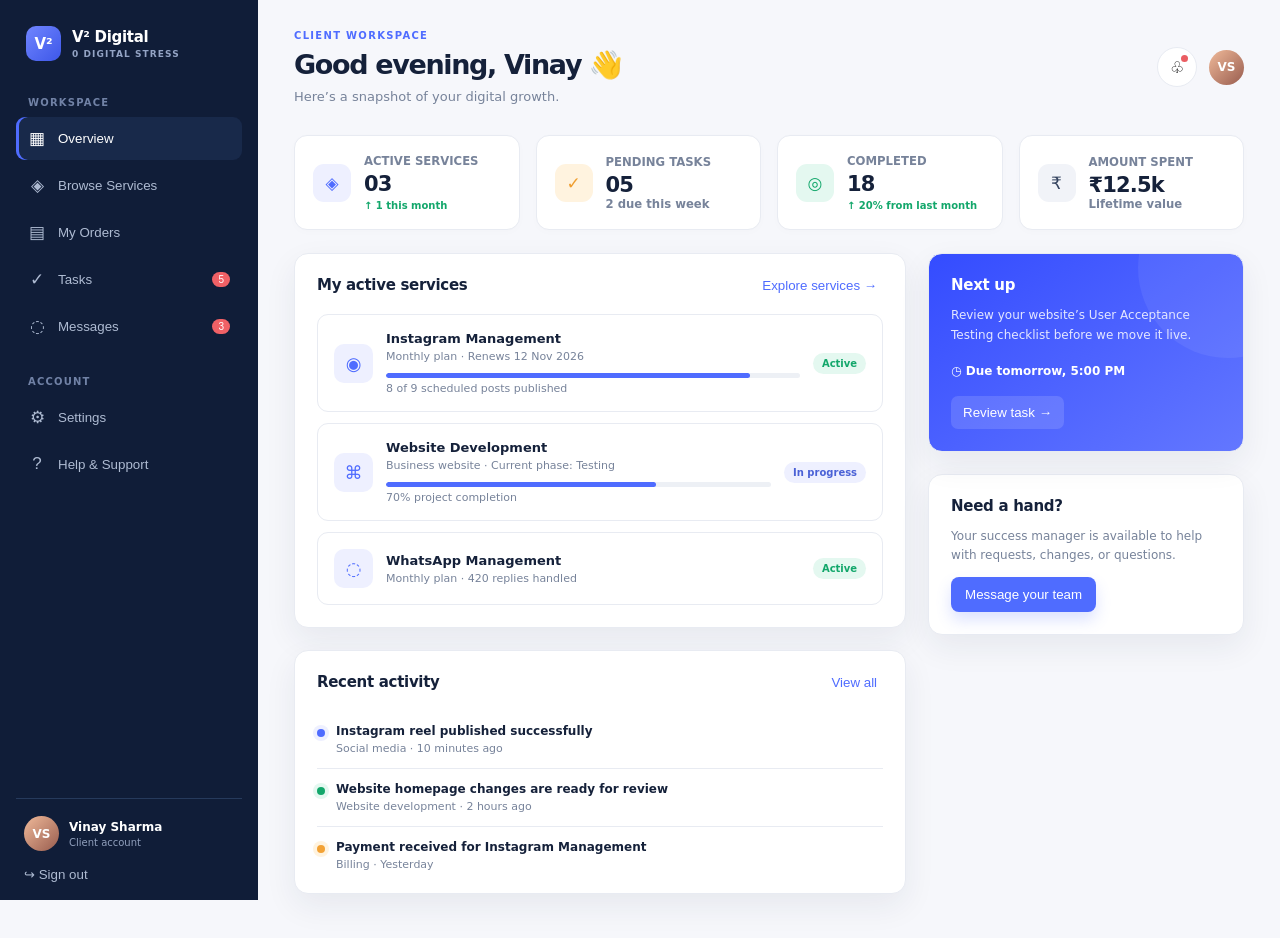
<file: Public/dashboard.html>
<!DOCTYPE html>
<html lang="en">
<head>
  <meta charset="UTF-8" />
  <meta name="viewport" content="width=device-width, initial-scale=1.0" />
  <title>V² Digital — Client Dashboard</title>
  <link rel="stylesheet" href="dashboard.css" />
</head>
<body>
  <div class="shell"><aside class="sidebar" id="sidebar"><div class="logo"><div class="logo-mark">V²</div><div><b>V² Digital</b><span>0 DIGITAL STRESS</span></div></div><div class="nav-label">WORKSPACE</div><nav class="nav" id="nav"><button class="active" data-view="dashboard"><span class="icon">▦</span>Overview</button><button data-view="services"><span class="icon">◈</span>Browse Services</button><button data-view="orders"><span class="icon">▤</span>My Orders</button><button data-view="tasks"><span class="icon">✓</span>Tasks <span class="count">5</span></button><button data-view="messages"><span class="icon">◌</span>Messages <span class="count">3</span></button></nav><div class="nav-label" style="margin-top:28px">ACCOUNT</div><nav class="nav"><button onclick="notify('Settings will be available soon.')"><span class="icon">⚙</span>Settings</button><button onclick="notify('Our support team has been notified.')"><span class="icon">?</span>Help & Support</button></nav><div class="sidebar-bottom"><div class="person"><div class="avatar">VS</div><div><b>Vinay Sharma</b><span>Client account</span></div></div><button class="signout" onclick="notify('You have been signed out safely.')">↪ Sign out</button></div></aside><main class="main"><header class="topbar"><div><button class="round-btn mobile-menu" onclick="document.getElementById('sidebar').classList.toggle('open')">☰</button><div class="eyebrow" id="eyebrow">Client workspace</div><h1 id="page-title">Good evening, Vinay 👋</h1><p id="page-subtitle">Here’s a snapshot of your digital growth.</p></div><div class="top-actions"><button class="round-btn" onclick="notify('You have 3 unread notifications.')">♧<i></i></button><div class="avatar">VS</div></div></header>
      <section class="view active" id="view-dashboard"><div class="stats"><article class="stat"><div class="stat-icon" style="background:#eef0ff;color:#4f6cff">◈</div><div><small>ACTIVE SERVICES</small><strong>03</strong><small class="positive">↑ 1 this month</small></div></article><article class="stat"><div class="stat-icon" style="background:#fff3df;color:#ef9d2e">✓</div><div><small>PENDING TASKS</small><strong>05</strong><small>2 due this week</small></div></article><article class="stat"><div class="stat-icon" style="background:#e4f8f0;color:#13a76b">◎</div><div><small>COMPLETED</small><strong>18</strong><small class="positive">↑ 20% from last month</small></div></article><article class="stat"><div class="stat-icon" style="background:#f1f3f8;color:#34435f">₹</div><div><small>AMOUNT SPENT</small><strong>₹12.5k</strong><small>Lifetime value</small></div></article></div><div class="grid"><div><article class="card"><div class="card-heading"><h2>My active services</h2><button class="text-btn" onclick="showView('services')">Explore services →</button></div><div class="service-row"><div class="service-logo">◉</div><div class="service-info"><b>Instagram Management</b><span>Monthly plan · Renews 12 Nov 2026</span><div class="progress"><i style="width:88%"></i></div><span>8 of 9 scheduled posts published</span></div><span class="pill green">Active</span></div><div class="service-row"><div class="service-logo">⌘</div><div class="service-info"><b>Website Development</b><span>Business website · Current phase: Testing</span><div class="progress"><i style="width:70%"></i></div><span>70% project completion</span></div><span class="pill blue">In progress</span></div><div class="service-row"><div class="service-logo">◌</div><div class="service-info"><b>WhatsApp Management</b><span>Monthly plan · 420 replies handled</span></div><span class="pill green">Active</span></div></article><article class="card" style="margin-top:22px"><div class="card-heading"><h2>Recent activity</h2><button class="text-btn" onclick="showView('orders')">View all</button></div><div class="activity"><i class="activity-dot"></i><div><b>Instagram reel published successfully</b><span>Social media · 10 minutes ago</span></div></div><div class="activity"><i class="activity-dot" style="background:#13a76b;box-shadow:0 0 0 4px #e4f8f0"></i><div><b>Website homepage changes are ready for review</b><span>Website development · 2 hours ago</span></div></div><div class="activity"><i class="activity-dot" style="background:#f3a235;box-shadow:0 0 0 4px #fff3df"></i><div><b>Payment received for Instagram Management</b><span>Billing · Yesterday</span></div></div></article></div><aside><article class="card next-task"><h2>Next up</h2><p>Review your website’s User Acceptance Testing checklist before we move it live.</p><div class="date">◷ Due tomorrow, 5:00 PM</div><button class="text-btn" onclick="showView('tasks')">Review task →</button></article><article class="card help"><h2>Need a hand?</h2><p>Your success manager is available to help with requests, changes, or questions.</p><button class="primary" onclick="showView('messages')">Message your team</button></article></aside></div></section>
      <section class="view" id="view-services"><div class="toolbar"><label class="search">⌕ <input id="service-search" placeholder="Search services, solutions, or outcomes..." oninput="filterServices()"></label><button class="primary" onclick="notify('Tell us what you need and we will prepare a proposal.')">Request a custom service</button></div><div class="filters" id="filters"><button class="filter active" data-filter="all">All services</button><button class="filter" data-filter="growth">Growth</button><button class="filter" data-filter="website">Web & Technology</button><button class="filter" data-filter="support">Support</button></div><div class="catalog" id="catalog"></div></section><section class="view" id="view-orders"><article class="table-card"><div class="table-head"><div><h2>Order history</h2><p style="color:var(--muted);font-size:11px;margin:5px 0 0">Keep track of every project and subscription.</p></div><button class="primary" onclick="showView('services')">Browse services</button></div><table><thead><tr><th>Order</th><th>Service</th><th>Date</th><th>Status</th><th>Progress</th><th>Amount</th><th></th></tr></thead><tbody id="orders-body"></tbody></table></article></section><section class="view" id="view-tasks"><article class="card"><div class="card-heading"><div><h2>Tasks to keep things moving</h2><p style="margin:5px 0 0;color:var(--muted);font-size:11px">Complete requests and reviews to keep your projects on schedule.</p></div><button class="text-btn" onclick="notify('Task list refreshed.')">Refresh</button></div><div class="task-list" id="task-list"></div></article></section><section class="view" id="view-messages"><div class="message-layout"><aside class="conversations"><div class="eyebrow">Conversations</div><div class="conversation active"><div class="mini-avatar">VT</div><div><b>V² Project Team</b><span>Website review is ready</span></div></div><div class="conversation"><div class="mini-avatar">SM</div><div><b>Social Media Team</b><span>Your reel is live!</span></div></div></aside><div class="chat"><div class="chat-head">V² Project Team <span class="pill green" style="float:right">Online</span></div><div class="chat-body" id="chat-body"><div class="bubble">Hi Vinay! Your website homepage updates are ready for your review.</div><div class="bubble you">That’s great. I’ll review the checklist today.</div><div class="bubble">Perfect — let us know if you’d like anything refined before launch.</div></div><div class="chat-compose"><input id="message-input" placeholder="Write a message..." onkeydown="if(event.key==='Enter')sendMessage()"><button class="primary" onclick="sendMessage()">Send</button></div></div></div></section></main></div><div class="modal" id="modal"><div class="modal-box"><button class="modal-close" onclick="closeModal()">×</button><h2 id="modal-title">Order details</h2><p id="modal-text">Your team is working on this service.</p><div class="order-summary" id="modal-summary"></div><button class="primary" onclick="closeModal()">Done</button></div></div><div class="notice" id="notice"></div>
  <script>
    const products=[{name:'Instagram Management',price:'₹2,999',type:'growth',icon:'◉',desc:'Strategic content, reels, captions and scheduling for a consistent social presence.',delivery:'Monthly plan'},{name:'Website Development',price:'₹4,999',type:'website',icon:'⌘',desc:'A responsive, high-converting website tailored to your business and customers.',delivery:'Project based'},{name:'WhatsApp Management',price:'₹1,999',type:'support',icon:'◌',desc:'Faster customer replies, organised conversations and business communication.',delivery:'Monthly plan'},{name:'YouTube Shorts',price:'₹3,999',type:'growth',icon:'▷',desc:'Short-form content editing designed to earn attention and grow organic reach.',delivery:'Monthly plan'},{name:'Digital Automation',price:'Custom',type:'website',icon:'⚡',desc:'Cut repetitive work with tailored workflows and practical digital tools.',delivery:'Custom scope'},{name:'Job Search Matching',price:'₹2,999',type:'support',icon:'◫',desc:'Targeted job discovery and role matching based on your skills and goals.',delivery:'Monthly plan'}];
    const orders=[['V2-ORD-109','Instagram Management','12 Oct 2026','In progress','blue',65,'₹8,499'],['V2-ORD-108','Website Development','10 Oct 2026','Waiting on you','orange',70,'₹4,999'],['V2-ORD-107','WhatsApp Management','03 Oct 2026','Active','green',100,'₹1,999'],['V2-ORD-106','Instagram Management','12 Sep 2026','Completed','green',100,'₹2,999']];const tasks=[['Review website testing checklist','Website Development · Due tomorrow',false,'High'],['Send brand photos for November reels','Instagram Management · Due 04 Nov',false,'Medium'],['Approve 3 scheduled post captions','Instagram Management · Due 05 Nov',false,'Medium'],['Share WhatsApp frequently asked questions','WhatsApp Management · Due 08 Nov',false,'Low'],['Confirm homepage final copy','Website Development · Completed',true,'Done']];const labels={dashboard:['Client workspace','Good evening, Vinay 👋','Here’s a snapshot of your digital growth.'],services:['Service marketplace','Find your next growth lever','Hand-picked digital services built around your goals.'],orders:['Your work','Orders & subscriptions','Track current projects and look back at completed work.'],tasks:['Action centre','Tasks & approvals','A few quick actions will keep every project moving.'],messages:['Support desk','Messages','Your dedicated team is one message away.']};
    function renderProducts(){const term=document.getElementById('service-search')?.value.toLowerCase()||'';const active=document.querySelector('.filter.active')?.dataset.filter||'all';document.getElementById('catalog').innerHTML=products.filter(p=>(active==='all'||p.type===active)&&(`${p.name} ${p.desc}`.toLowerCase().includes(term))).map(p=>`<article class="product"><div class="product-top"><div class="product-icon">${p.icon}</div><div style="text-align:right"><small>STARTING AT</small><strong>${p.price}</strong></div></div><h3>${p.name}</h3><p>${p.desc}</p><footer><span>${p.delivery}</span><button class="text-btn" onclick="openService('${p.name}')">Details →</button></footer></article>`).join('')||'<p style="color:var(--muted)">No services match your search.</p>'}function renderOrders(){document.getElementById('orders-body').innerHTML=orders.map((o,i)=>`<tr><td class="order-id">${o[0]}</td><td class="order-service">${o[1]}</td><td>${o[2]}</td><td><span class="pill ${o[4]}">${o[3]}</span></td><td><div class="progress table-progress"><i style="width:${o[5]}%"></i></div><small style="color:var(--muted)">${o[5]}%</small></td><td><b>${o[6]}</b></td><td><button class="view-btn" onclick="openOrder(${i})">View</button></td></tr>`).join('')}function renderTasks(){document.getElementById('task-list').innerHTML=tasks.map((t,i)=>`<div class="task ${t[2]?'done':''}"><button class="check ${t[2]?'done':''}" aria-label="Toggle task" onclick="toggleTask(${i})"></button><div class="task-info"><b>${t[0]}</b><span>${t[1]}</span></div><span class="priority">${t[3]}</span></div>`).join('')}
    function showView(view){document.querySelectorAll('.view').forEach(x=>x.classList.remove('active'));document.getElementById('view-'+view).classList.add('active');document.querySelectorAll('#nav button').forEach(b=>b.classList.toggle('active',b.dataset.view===view));const l=labels[view];document.getElementById('eyebrow').textContent=l[0];document.getElementById('page-title').textContent=l[1];document.getElementById('page-subtitle').textContent=l[2];document.getElementById('sidebar').classList.remove('open');window.scrollTo({top:0,behavior:'smooth'})}function filterServices(){renderProducts()}document.getElementById('filters').addEventListener('click',e=>{if(!e.target.matches('.filter'))return;document.querySelectorAll('.filter').forEach(b=>b.classList.remove('active'));e.target.classList.add('active');renderProducts()});document.getElementById('nav').addEventListener('click',e=>{const b=e.target.closest('[data-view]');if(b)showView(b.dataset.view)});function toggleTask(i){tasks[i][2]=!tasks[i][2];renderTasks();notify(tasks[i][2]?'Task marked complete. Great work!':'Task marked as open.')}function openOrder(i){let o=orders[i];document.getElementById('modal-title').textContent=o[1];document.getElementById('modal-text').textContent=`${o[3]} — your V² team will keep you posted as work progresses.`;document.getElementById('modal-summary').innerHTML=`<div><span>Order number</span><b>${o[0]}</b></div><div><span>Placed on</span><b>${o[2]}</b></div><div><span>Progress</span><b>${o[5]}%</b></div><div><span>Total</span><b>${o[6]}</b></div>`;document.getElementById('modal').classList.add('open')}function openService(name){document.getElementById('modal-title').textContent=name;document.getElementById('modal-text').textContent='Interested in this service? Send your requirements and our team will prepare a tailored next step.';document.getElementById('modal-summary').innerHTML='<div><span>Response time</span><b>Within 1 business day</b></div><div><span>Consultation</span><b>Included</b></div>';document.getElementById('modal').classList.add('open')}function closeModal(){document.getElementById('modal').classList.remove('open')}function notify(text){const n=document.getElementById('notice');n.textContent=text;n.classList.add('show');clearTimeout(window.noticeTimer);window.noticeTimer=setTimeout(()=>n.classList.remove('show'),2600)}function sendMessage(){const i=document.getElementById('message-input'),v=i.value.trim();if(!v)return;document.getElementById('chat-body').insertAdjacentHTML('beforeend','<div class="bubble you"></div>');document.querySelector('#chat-body .bubble.you:last-child').textContent=v;i.value='';setTimeout(()=>{document.getElementById('chat-body').insertAdjacentHTML('beforeend','<div class="bubble">Thanks for your message! The team will get back to you shortly.</div>')},450)}renderProducts();renderOrders();renderTasks();
  </script>
</body>
</html>
</file>
<file: Public/dashboard.css>
:root {
  --navy: #101d38;
  --navy-2: #18294a;
  --blue: #4f6cff;
  --blue-soft: #eef0ff;
  --bg: #f6f7fb;
  --card: #fff;
  --text: #15213a;
  --muted: #77839a;
  --line: #e8ebf2;
  --green: #13a76b;
  --orange: #f3a235;
  --red: #ea5d62;
  --shadow: 0 12px 32px rgba(26, 42, 76, .07);
}

* { box-sizing: border-box; }

body {
  margin: 0;
  background: var(--bg);
  color: var(--text);
  font-family: Inter, ui-sans-serif, system-ui, -apple-system, "Segoe UI", sans-serif;
  font-size: 14px;
}

.shell { display: flex; min-height: 100vh; }

.sidebar {
  position: fixed;
  inset: 0 auto 0 0;
  z-index: 20;
  display: flex;
  flex-direction: column;
  width: 258px;
  padding: 26px 16px 18px;
  background: var(--navy);
  color: #d7dfee;
}

.logo { display: flex; align-items: center; gap: 11px; padding: 0 10px 36px; color: #fff; }
.logo-mark { display: grid; width: 35px; height: 35px; place-items: center; border-radius: 10px; background: linear-gradient(135deg, #7085ff, #3d57e8); font-size: 15px; font-weight: 800; }
.logo b { display: block; font-size: 15px; letter-spacing: -.02em; }
.logo span { display: block; margin-top: 3px; color: #94a4c5; font-size: 9px; font-weight: 700; letter-spacing: .12em; }
.nav-label { padding: 0 12px 9px; color: #7182a6; font-size: 10px; font-weight: 800; letter-spacing: .12em; }
.nav { display: grid; gap: 4px; }
.nav button { display: flex; align-items: center; gap: 12px; width: 100%; padding: 11px 12px; border: 0; border-radius: 9px; background: none; color: #aebbd2; text-align: left; font: 600 13px inherit; cursor: pointer; transition: .18s; }
.nav button:hover, .nav button.active { background: var(--navy-2); color: #fff; }
.nav button.active { box-shadow: inset 3px 0 var(--blue); }
.nav .icon { width: 18px; font-size: 17px; text-align: center; }
.count { margin-left: auto; padding: 2px 6px; border-radius: 20px; background: #f06166; color: #fff; font-size: 10px; }
.sidebar-bottom { margin-top: auto; padding: 17px 8px 0; border-top: 1px solid #263a5c; }
.person { display: flex; align-items: center; gap: 10px; }
.avatar { display: grid; width: 35px; height: 35px; place-items: center; border-radius: 50%; background: linear-gradient(135deg, #f0ba9a, #985c4e); color: #fff; font-size: 12px; font-weight: 800; }
.person b { display: block; color: #fff; font-size: 12px; }
.person span { display: block; margin-top: 3px; color: #91a0bd; font-size: 10px; }
.signout { margin: 16px 0 0; padding: 0; border: 0; background: none; color: #aebbd2; font: 600 12px inherit; cursor: pointer; }

.main { width: calc(100% - 258px); margin-left: 258px; padding: 30px 36px 44px; }
.topbar { display: flex; align-items: center; justify-content: space-between; margin-bottom: 31px; }
.eyebrow { margin-bottom: 8px; color: var(--blue); font-size: 10px; font-weight: 800; letter-spacing: .13em; text-transform: uppercase; }
.topbar h1 { margin: 0; font-size: 27px; letter-spacing: -.05em; }
.topbar p { margin: 8px 0 0; color: var(--muted); font-size: 13px; }
.top-actions { display: flex; align-items: center; gap: 12px; }
.round-btn { position: relative; display: grid; width: 40px; height: 40px; place-items: center; border: 1px solid var(--line); border-radius: 50%; background: #fff; font-size: 16px; cursor: pointer; }
.round-btn i { position: absolute; top: 7px; right: 8px; width: 7px; height: 7px; border-radius: 50%; background: var(--red); }
.view { display: none; animation: fade .25s ease; }
.view.active { display: block; }

@keyframes fade { from { opacity: .5; transform: translateY(5px); } to { opacity: 1; transform: none; } }

.stats { display: grid; grid-template-columns: repeat(4, 1fr); gap: 16px; margin-bottom: 23px; }
.stat { display: flex; align-items: center; gap: 13px; padding: 18px; border: 1px solid var(--line); border-radius: 13px; background: var(--card); box-shadow: 0 2px 8px rgba(22, 37, 66, .015); }
.stat-icon { display: grid; width: 38px; height: 38px; place-items: center; border-radius: 11px; font-size: 17px; }
.stat small { display: block; color: var(--muted); font-weight: 600; }
.stat strong { display: block; margin-top: 4px; font-size: 21px; letter-spacing: -.04em; }
.positive { margin-top: 4px; color: var(--green) !important; font-size: 10px !important; }
.grid { display: grid; grid-template-columns: minmax(0, 1.55fr) minmax(280px, .8fr); gap: 22px; }
.card { padding: 22px; border: 1px solid var(--line); border-radius: 14px; background: var(--card); box-shadow: var(--shadow); }
.card-heading { display: flex; align-items: center; justify-content: space-between; margin-bottom: 20px; }
.card h2 { margin: 0; font-size: 15px; letter-spacing: -.02em; }
.text-btn { border: 0; background: none; color: var(--blue); font: 700 12px inherit; cursor: pointer; }
.service-row { display: flex; align-items: center; gap: 13px; margin-top: 11px; padding: 16px; border: 1px solid var(--line); border-radius: 11px; }
.service-logo { display: grid; width: 39px; height: 39px; place-items: center; border-radius: 10px; background: var(--blue-soft); color: var(--blue); font-size: 18px; }
.service-info { min-width: 0; flex: 1; }
.service-info b { display: block; font-size: 13px; }
.service-info span { display: block; margin-top: 4px; color: var(--muted); font-size: 11px; }
.pill { padding: 5px 9px; border-radius: 20px; font-size: 10px; font-weight: 800; white-space: nowrap; }
.pill.green { background: #e4f8f0; color: var(--green); }
.pill.blue { background: var(--blue-soft); color: #4a61d6; }
.pill.orange { background: #fff3df; color: #cc8123; }
.progress { height: 5px; margin-top: 10px; overflow: hidden; border-radius: 99px; background: #edf0f5; }
.progress i { display: block; height: 100%; border-radius: inherit; background: var(--blue); }
.activity { display: flex; gap: 11px; padding: 13px 0; border-bottom: 1px solid var(--line); }
.activity:last-child { padding-bottom: 0; border-bottom: 0; }
.activity-dot { width: 8px; height: 8px; margin-top: 5px; border-radius: 50%; background: var(--blue); box-shadow: 0 0 0 4px var(--blue-soft); }
.activity b { display: block; font-size: 12px; }
.activity span { display: block; margin-top: 4px; color: var(--muted); font-size: 11px; }
.next-task { position: relative; overflow: hidden; background: linear-gradient(145deg, #344cff, #6377ff); color: #fff; }
.next-task::after { position: absolute; top: -76px; right: -75px; width: 180px; height: 180px; border-radius: 50%; background: #fff1; content: ""; }
.next-task h2, .next-task p, .next-task .text-btn { position: relative; z-index: 1; }
.next-task p { margin: 12px 0 18px; color: #e4e7ff; font-size: 12px; line-height: 1.65; }
.next-task .date { margin-bottom: 18px; font-size: 12px; font-weight: 800; }
.next-task .text-btn { padding: 9px 12px; border-radius: 7px; background: #ffffff22; color: #fff; }
.help { margin-top: 22px; }
.help p { color: var(--muted); font-size: 12px; line-height: 1.6; }
.primary { padding: 10px 14px; border: 0; border-radius: 8px; background: var(--blue); color: #fff; box-shadow: 0 8px 15px rgba(79, 108, 255, .2); font: 700 12px inherit; cursor: pointer; }

.toolbar { display: flex; align-items: center; gap: 13px; margin-bottom: 20px; }
.search { display: flex; flex: 1; align-items: center; gap: 8px; padding: 10px 12px; border: 1px solid var(--line); border-radius: 9px; background: #fff; }
.search input { width: 100%; border: 0; outline: 0; color: var(--text); font: 13px inherit; }
.search input::placeholder { color: #a5adbd; }
.filters { display: flex; flex-wrap: wrap; gap: 8px; margin-bottom: 19px; }
.filter { padding: 8px 13px; border: 1px solid var(--line); border-radius: 20px; background: #fff; color: #667289; font: 700 11px inherit; cursor: pointer; }
.filter.active { border-color: var(--blue); background: var(--blue); color: #fff; }
.catalog { display: grid; grid-template-columns: repeat(3, 1fr); gap: 16px; }
.product { padding: 18px; border: 1px solid var(--line); border-radius: 13px; background: #fff; transition: .2s; }
.product:hover { box-shadow: var(--shadow); transform: translateY(-3px); }
.product-top { display: flex; align-items: start; justify-content: space-between; }
.product-icon { display: grid; width: 38px; height: 38px; place-items: center; border-radius: 10px; background: var(--blue-soft); font-size: 18px; }
.product small { color: var(--muted); font-size: 10px; }
.product strong { color: var(--blue); font-size: 16px; }
.product h3 { margin: 14px 0 7px; font-size: 14px; }
.product p { min-height: 52px; margin: 0 0 16px; color: var(--muted); font-size: 11px; line-height: 1.6; }
.product footer { display: flex; align-items: center; justify-content: space-between; padding-top: 12px; border-top: 1px solid var(--line); }
.product footer span { color: var(--muted); font-size: 10px; }

.table-card { padding: 0; overflow: hidden; }
.table-head { display: flex; align-items: center; justify-content: space-between; padding: 20px 22px; border-bottom: 1px solid var(--line); }
table { width: 100%; border-collapse: collapse; text-align: left; }
th { padding: 13px 21px; background: #fbfcfe; color: #8993a5; font-size: 10px; font-weight: 700; letter-spacing: .06em; text-transform: uppercase; }
td { padding: 16px 21px; border-top: 1px solid var(--line); font-size: 12px; }
tr:hover td { background: #fafbff; }
.order-id { font-weight: 800; }
.order-service { color: var(--muted); }
.table-progress { width: 100px; }
.view-btn { border: 0; background: none; color: var(--blue); font-size: 11px; font-weight: 800; cursor: pointer; }
.task-list { display: grid; gap: 12px; }
.task { display: flex; align-items: center; gap: 13px; padding: 16px 18px; border: 1px solid var(--line); border-radius: 11px; background: #fff; }
.check { width: 20px; height: 20px; flex: none; border: 2px solid #c7cfdd; border-radius: 6px; background: none; cursor: pointer; }
.check.done { position: relative; border-color: var(--green); background: var(--green); }
.check.done::after { position: absolute; top: 0; left: 3px; color: #fff; content: "✓"; font-size: 12px; }
.task-info { flex: 1; }
.task-info b { display: block; font-size: 13px; }
.task-info span { display: block; margin-top: 4px; color: var(--muted); font-size: 11px; }
.task.done .task-info b { color: var(--muted); text-decoration: line-through; }
.priority { padding: 5px 8px; border-radius: 15px; background: #fff3df; color: #c9781b; font-size: 10px; font-weight: 800; }

.message-layout { display: grid; grid-template-columns: 270px 1fr; min-height: 480px; overflow: hidden; border: 1px solid var(--line); border-radius: 14px; background: #fff; }
.conversations { padding: 14px; border-right: 1px solid var(--line); }
.conversation { display: flex; gap: 9px; padding: 12px 8px; border-radius: 9px; cursor: pointer; }
.conversation.active, .conversation:hover { background: #f1f3ff; }
.mini-avatar { display: grid; width: 31px; height: 31px; place-items: center; border-radius: 50%; background: #e6ebff; color: var(--blue); font-size: 10px; font-weight: 800; }
.conversation b { font-size: 12px; }
.conversation span { display: block; margin-top: 3px; color: var(--muted); font-size: 10px; }
.chat { display: flex; flex-direction: column; }
.chat-head { padding: 18px 20px; border-bottom: 1px solid var(--line); font-size: 13px; font-weight: 800; }
.chat-body { display: grid; flex: 1; align-content: start; gap: 12px; padding: 20px; }
.bubble { max-width: 72%; padding: 10px 12px; border-radius: 10px; background: #f3f5f8; font-size: 12px; line-height: 1.5; }
.bubble.you { margin-left: auto; background: var(--blue); color: #fff; }
.chat-compose { display: flex; gap: 9px; padding: 14px; border-top: 1px solid var(--line); }
.chat-compose input { flex: 1; padding: 10px; border: 1px solid var(--line); border-radius: 8px; font: 12px inherit; }

.modal { position: fixed; inset: 0; z-index: 40; display: none; place-items: center; padding: 18px; background: #101d3870; }
.modal.open { display: grid; }
.modal-box { width: min(430px, 100%); padding: 24px; border-radius: 15px; background: #fff; box-shadow: 0 22px 55px #0b173a44; }
.modal-box h2 { margin: 0 0 8px; font-size: 18px; }
.modal-box p { color: var(--muted); font-size: 12px; line-height: 1.6; }
.modal-close { float: right; width: 28px; height: 28px; border: 0; border-radius: 50%; background: #f1f3f8; cursor: pointer; }
.order-summary { display: grid; gap: 9px; margin: 18px 0; padding: 14px; border-radius: 9px; background: #f7f8fc; font-size: 12px; }
.order-summary div { display: flex; justify-content: space-between; }
.notice { position: fixed; right: 22px; bottom: 22px; z-index: 50; padding: 12px 16px; border-radius: 9px; background: var(--navy); color: #fff; box-shadow: var(--shadow); font-size: 12px; opacity: 0; transform: translateY(80px); transition: .25s; }
.notice.show { opacity: 1; transform: none; }
.mobile-menu { display: none; }

@media (max-width: 1050px) {
  .stats { grid-template-columns: repeat(2, 1fr); }
  .catalog { grid-template-columns: repeat(2, 1fr); }
  .grid { grid-template-columns: 1fr; }
  .next-task { min-height: 160px; }
}

@media (max-width: 730px) {
  .sidebar { width: 245px; transform: translateX(-100%); transition: .25s; }
  .sidebar.open { transform: none; }
  .main { width: 100%; margin: 0; padding: 20px 16px 35px; }
  .mobile-menu { display: grid; }
  .topbar { align-items: flex-start; margin-bottom: 25px; }
  .topbar h1 { font-size: 22px; }
  .top-actions .avatar { display: none; }
  .stats { gap: 10px; }
  .stat { padding: 13px; }
  .stat-icon { display: none; }
  .grid { gap: 14px; }
  .card { padding: 16px; }
  .catalog { grid-template-columns: 1fr; }
  .toolbar { flex-direction: column; align-items: stretch; }
  .toolbar .primary { width: 100%; }
  .table-card { overflow: auto; }
  .table-card table { min-width: 660px; }
  .message-layout { grid-template-columns: 1fr; min-height: 400px; }
  .conversations { display: none; }
  .service-row { flex-wrap: wrap; align-items: flex-start; }
  .service-row .pill { margin-left: 52px; }
}
</file>
